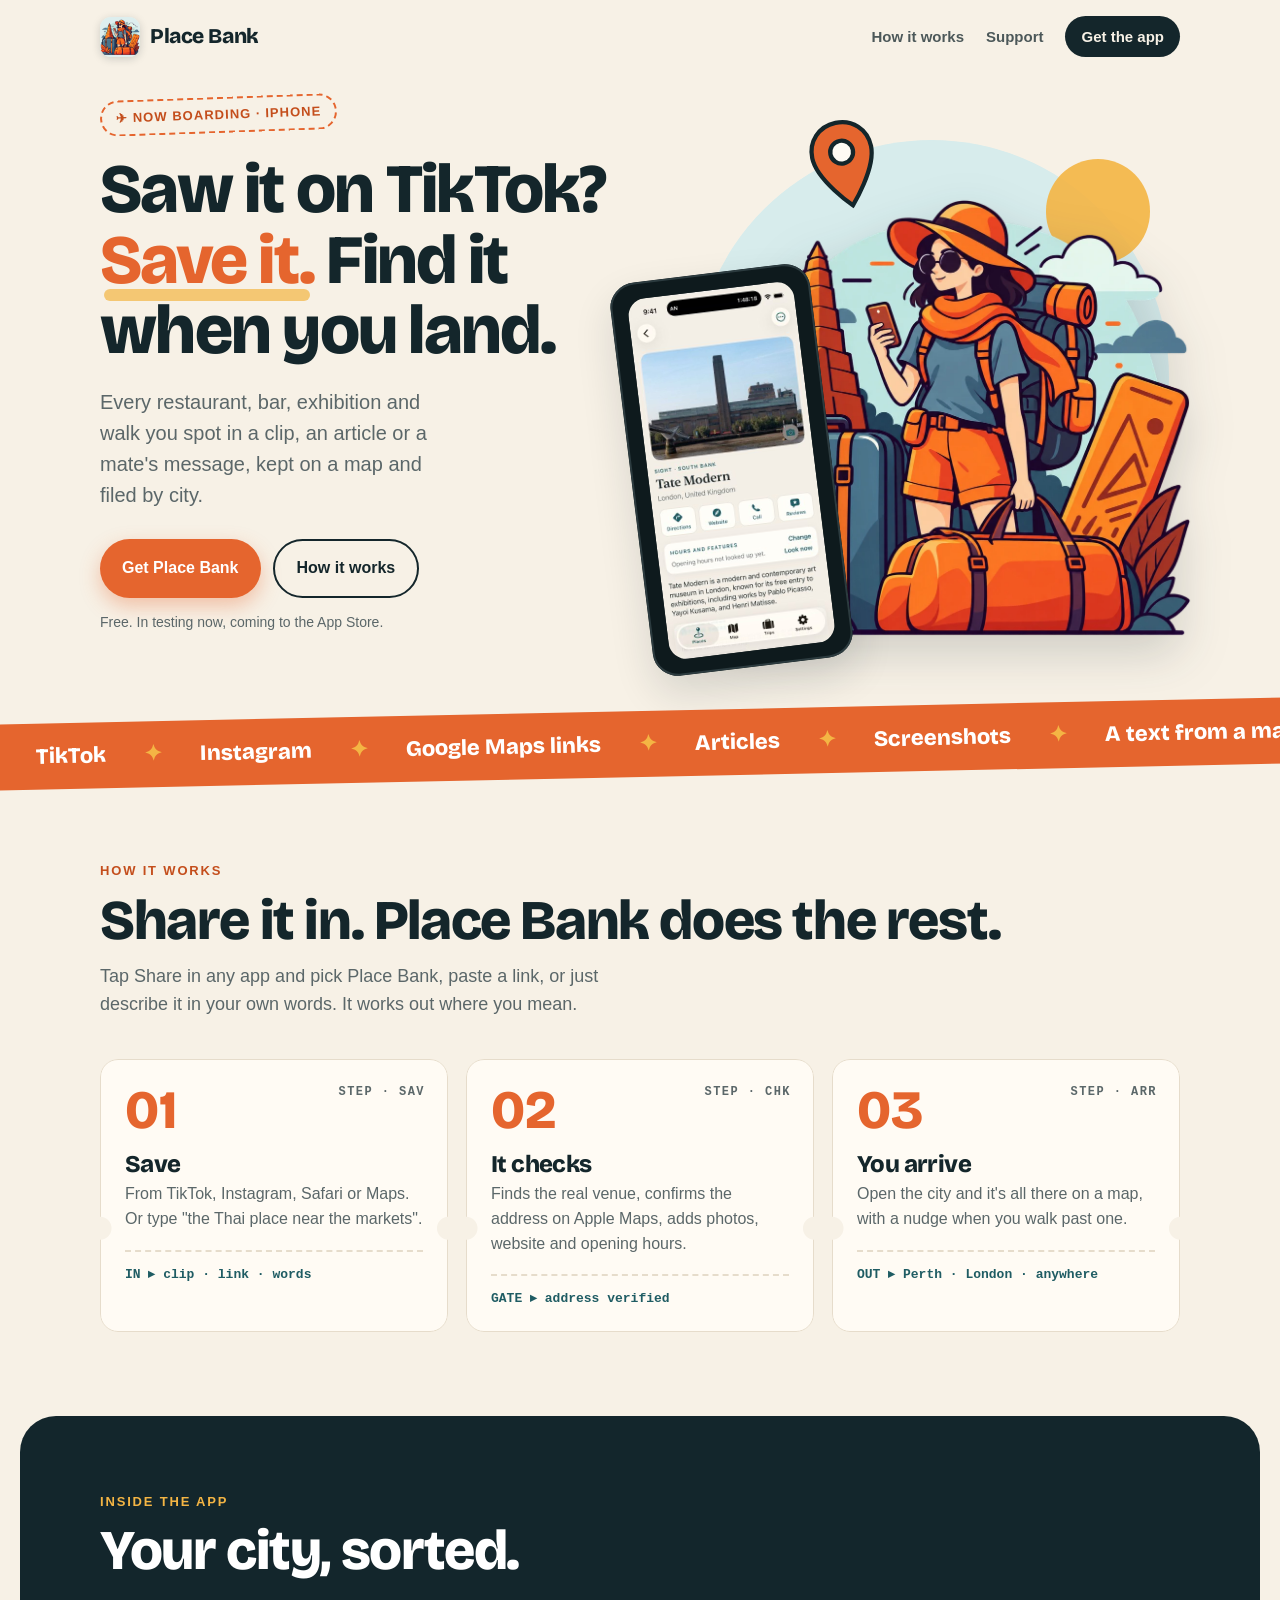
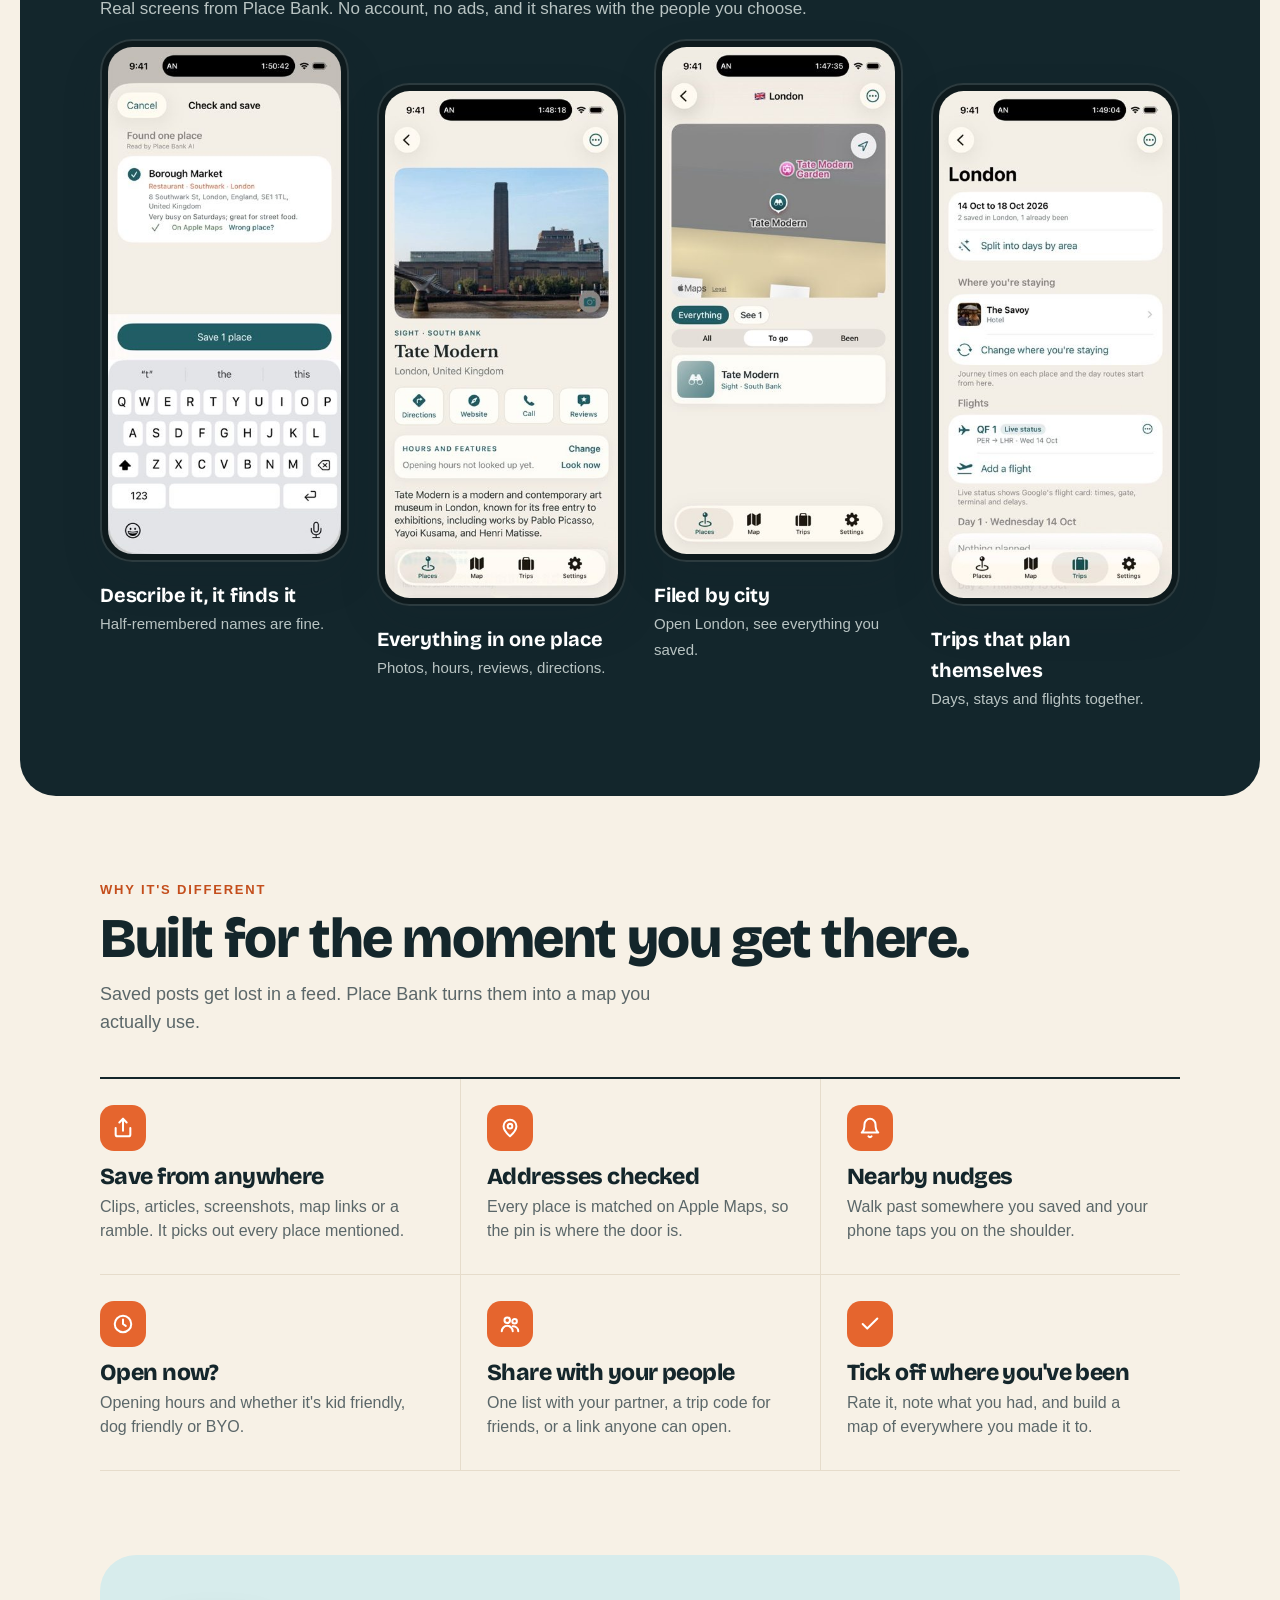
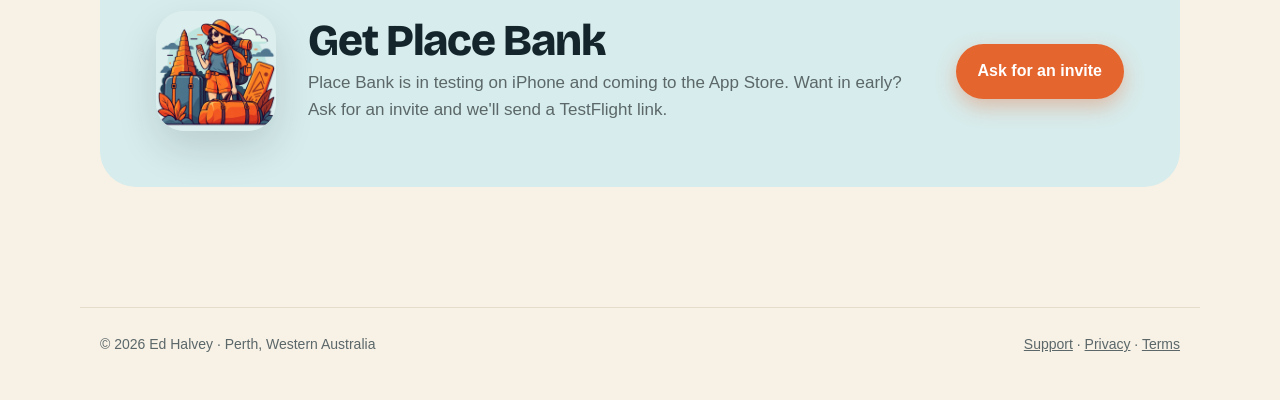
<file: index.html>
<!doctype html>
<html lang="en-AU">
<head>
<!-- Google tag (gtag.js) -->
<script async src="https://www.googletagmanager.com/gtag/js?id=G-B0KKWL1W5Q"></script>
<script>
  window.dataLayer = window.dataLayer || [];
  function gtag(){dataLayer.push(arguments);}
  gtag('js', new Date());
  gtag('config', 'G-B0KKWL1W5Q', { anonymize_ip: true });
</script>
<meta charset="utf-8">
<meta name="viewport" content="width=device-width, initial-scale=1">
<title>Place Bank · Save the places you want to go</title>
<meta name="description" content="Save restaurants, bars, exhibitions and sights from TikTok, Instagram, articles or just a name. Place Bank finds them, maps them and files them by city, so when you get there, you remember.">
<meta property="og:title" content="Place Bank">
<meta property="og:description" content="Save the places you want to go, from any clip, article or message. Find them again when you get there.">
<meta property="og:image" content="https://placebank.app/assets/og.jpg">
<meta property="og:url" content="https://placebank.app/">
<meta name="twitter:card" content="summary_large_image">
<meta name="theme-color" content="#F7F1E6">
<link rel="icon" href="/assets/favicon.png">
<link rel="apple-touch-icon" href="/assets/apple-touch-icon.png">
<link rel="preconnect" href="https://fonts.googleapis.com"><link rel="preconnect" href="https://fonts.gstatic.com" crossorigin>
<link href="https://fonts.googleapis.com/css2?family=Bricolage+Grotesque:opsz,wght@12..96,700;12..96,800&display=swap" rel="stylesheet">
<link rel="stylesheet" href="/assets/site.css">
</head>
<body>
<header class="top"><div class="wrap">
  <a class="brand" href="/"><img src="/assets/icon-512.png" alt="">Place Bank</a>
  <nav class="links"><a href="#how" class="hide-sm">How it works</a><a href="/support/" class="hide-sm">Support</a><a href="#get" class="pill">Get the app</a></nav>
</div></header>

<main>
<div class="wrap">
  <div class="hero">
    <div>
      <div class="stamp">✈ Now boarding · iPhone</div>
      <h1>Saw it on TikTok? <span class="hl">Save it.</span> Find it when you land.</h1>
      <p class="lead">Every restaurant, bar, exhibition and walk you spot in a clip, an article or a mate's message, kept on a map and filed by city.</p>
      <div class="btns">
        <a class="btn primary" href="#get">Get Place Bank</a>
        <a class="btn ghost" href="#how">How it works</a>
      </div>
      <p class="note">Free. In testing now, coming to the App Store.</p>
    </div>
    <div class="hero-art" aria-hidden="true">
      <div class="sun"></div>
      <img class="traveller" src="/assets/traveller.webp" alt="" width="1000" height="901">
      <svg class="pin" viewBox="0 0 48 64"><path d="M24 2C12 2 3 11 3 23c0 16 21 38 21 38s21-22 21-38C45 11 36 2 24 2z" fill="#E5652E" stroke="#14262B" stroke-width="3"/><circle cx="24" cy="23" r="8" fill="#FFFBF4" stroke="#14262B" stroke-width="3"/></svg>
      <div class="phone"><img src="/assets/screens/place-hours.jpg" alt="" width="368" height="800"></div>
    </div>
  </div>
</div>

<div class="strip" aria-hidden="true"><div class="track">
  <span>TikTok</span><span>Instagram</span><span>Google Maps links</span><span>Articles</span><span>Screenshots</span><span>A text from a mate</span><span>"That new pub on St Georges Tce"</span>
  <span>TikTok</span><span>Instagram</span><span>Google Maps links</span><span>Articles</span><span>Screenshots</span><span>A text from a mate</span><span>"That new pub on St Georges Tce"</span>
</div></div>

<section id="how"><div class="wrap">
  <p class="eyebrow">How it works</p>
  <h2>Share it in. Place Bank does the rest.</h2>
  <p class="sub">Tap Share in any app and pick Place Bank, paste a link, or just describe it in your own words. It works out where you mean.</p>
  <div class="tickets">
    <div class="ticket"><span class="code">STEP · SAV</span><div class="no">01</div><h3>Save</h3><p>From TikTok, Instagram, Safari or Maps. Or type "the Thai place near the markets".</p><div class="tear">IN ▸ clip · link · words</div></div>
    <div class="ticket"><span class="code">STEP · CHK</span><div class="no">02</div><h3>It checks</h3><p>Finds the real venue, confirms the address on Apple Maps, adds photos, website and opening hours.</p><div class="tear">GATE ▸ address verified</div></div>
    <div class="ticket"><span class="code">STEP · ARR</span><div class="no">03</div><h3>You arrive</h3><p>Open the city and it's all there on a map, with a nudge when you walk past one.</p><div class="tear">OUT ▸ Perth · London · anywhere</div></div>
  </div>
</div></section>

<div class="screens"><div class="wrap">
  <p class="eyebrow">Inside the app</p>
  <h2>Your city, sorted.</h2>
  <p class="sub">Real screens from Place Bank. No account, no ads, and it shares with the people you choose.</p>
  <div class="phones">
    <figure><div class="phone"><img src="/assets/screens/describe.jpg" alt="Place Bank checking a place it found from a description" loading="lazy" width="368" height="800"></div><figcaption><b>Describe it, it finds it</b><span>Half-remembered names are fine.</span></figcaption></figure>
    <figure><div class="phone"><img src="/assets/screens/place-hours.jpg" alt="A place page with photo, directions, website and hours" loading="lazy" width="368" height="800"></div><figcaption><b>Everything in one place</b><span>Photos, hours, reviews, directions.</span></figcaption></figure>
    <figure><div class="phone"><img src="/assets/screens/city.jpg" alt="A city page listing saved places" loading="lazy" width="368" height="800"></div><figcaption><b>Filed by city</b><span>Open London, see everything you saved.</span></figcaption></figure>
    <figure><div class="phone"><img src="/assets/screens/trip-flight.jpg" alt="A trip with dates, stay and flight" loading="lazy" width="368" height="800"></div><figcaption><b>Trips that plan themselves</b><span>Days, stays and flights together.</span></figcaption></figure>
  </div>
</div></div>

<section><div class="wrap">
  <p class="eyebrow">Why it's different</p>
  <h2>Built for the moment you get there.</h2>
  <p class="sub">Saved posts get lost in a feed. Place Bank turns them into a map you actually use.</p>
  <div class="grid">
    <div class="card"><div class="icon"><svg viewBox="0 0 24 24" fill="none" stroke="currentColor" stroke-width="2.2" stroke-linecap="round" stroke-linejoin="round"><path d="M4 12v7a2 2 0 0 0 2 2h12a2 2 0 0 0 2-2v-7"/><path d="M16 6l-4-4-4 4"/><path d="M12 2v13"/></svg></div>
      <h3>Save from anywhere</h3><p>Clips, articles, screenshots, map links or a ramble. It picks out every place mentioned.</p></div>
    <div class="card"><div class="icon"><svg viewBox="0 0 24 24" fill="none" stroke="currentColor" stroke-width="2.2" stroke-linecap="round" stroke-linejoin="round"><path d="M12 21s-7-6.2-7-11a7 7 0 0 1 14 0c0 4.8-7 11-7 11z"/><circle cx="12" cy="10" r="2.5"/></svg></div>
      <h3>Addresses checked</h3><p>Every place is matched on Apple Maps, so the pin is where the door is.</p></div>
    <div class="card"><div class="icon"><svg viewBox="0 0 24 24" fill="none" stroke="currentColor" stroke-width="2.2" stroke-linecap="round" stroke-linejoin="round"><path d="M18 8A6 6 0 0 0 6 8c0 7-3 9-3 9h18s-3-2-3-9"/><path d="M13.7 21a2 2 0 0 1-3.4 0"/></svg></div>
      <h3>Nearby nudges</h3><p>Walk past somewhere you saved and your phone taps you on the shoulder.</p></div>
    <div class="card"><div class="icon"><svg viewBox="0 0 24 24" fill="none" stroke="currentColor" stroke-width="2.2" stroke-linecap="round" stroke-linejoin="round"><circle cx="12" cy="12" r="9"/><path d="M12 7v5l3 2"/></svg></div>
      <h3>Open now?</h3><p>Opening hours and whether it's kid friendly, dog friendly or BYO.</p></div>
    <div class="card"><div class="icon"><svg viewBox="0 0 24 24" fill="none" stroke="currentColor" stroke-width="2.2" stroke-linecap="round" stroke-linejoin="round"><circle cx="9" cy="8" r="3"/><circle cx="17" cy="9" r="2.5"/><path d="M3 20c0-3.3 2.7-6 6-6s6 2.7 6 6"/><path d="M15 14.5c2.8 0 6 1.7 6 5.5"/></svg></div>
      <h3>Share with your people</h3><p>One list with your partner, a trip code for friends, or a link anyone can open.</p></div>
    <div class="card"><div class="icon"><svg viewBox="0 0 24 24" fill="none" stroke="currentColor" stroke-width="2.2" stroke-linecap="round" stroke-linejoin="round"><path d="M20 6L9 17l-5-5"/></svg></div>
      <h3>Tick off where you've been</h3><p>Rate it, note what you had, and build a map of everywhere you made it to.</p></div>
  </div>
</div></section>

<section id="get" style="padding-top:0"><div class="wrap">
  <div class="cta">
    <img src="/assets/icon-512.png" alt="Place Bank app icon">
    <div><h2>Get Place Bank</h2><p>Place Bank is in testing on iPhone and coming to the App Store. Want in early? Ask for an invite and we'll send a TestFlight link.</p></div>
    <a class="btn primary" href="/support/#get">Ask for an invite</a>
  </div>
</div></section>
</main>

<footer><div class="wrap">
  <span>© 2026 Ed Halvey · Perth, Western Australia</span>
  <span><a href="/support/">Support</a> · <a href="/privacy/">Privacy</a> · <a href="/terms/">Terms</a></span>
</div></footer>
</body>
</html>
</file>
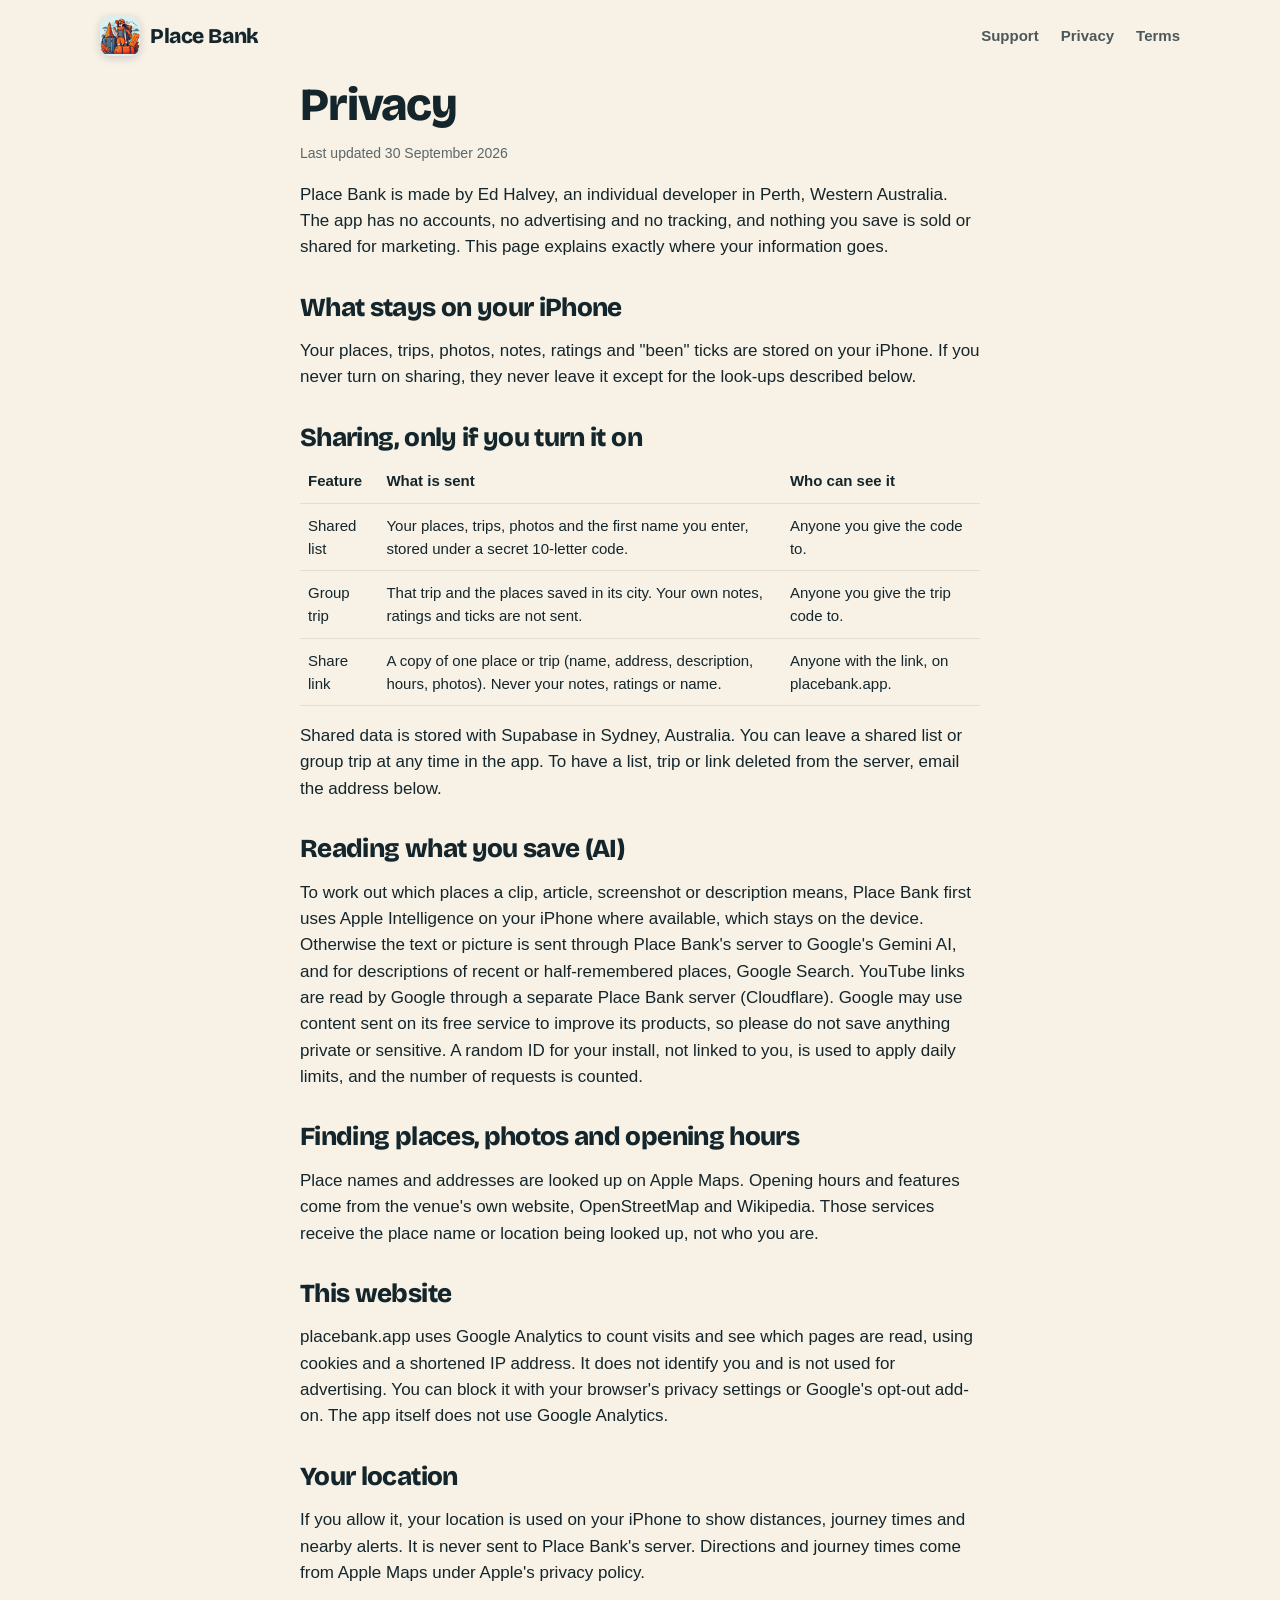
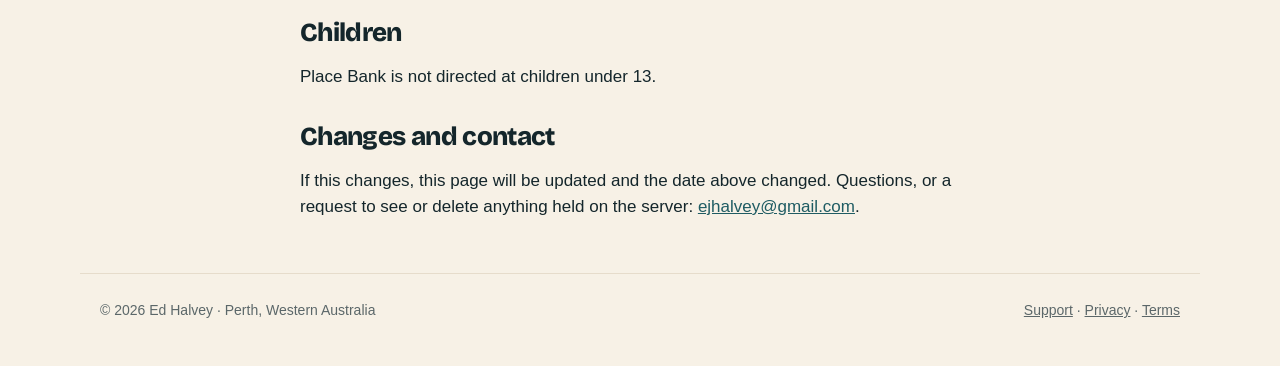
<file: privacy/index.html>
<!doctype html>
<html lang="en-AU">
<head>
<!-- Google tag (gtag.js) -->
<script async src="https://www.googletagmanager.com/gtag/js?id=G-B0KKWL1W5Q"></script>
<script>
  window.dataLayer = window.dataLayer || [];
  function gtag(){dataLayer.push(arguments);}
  gtag('js', new Date());
  gtag('config', 'G-B0KKWL1W5Q', { anonymize_ip: true });
</script>
<meta charset="utf-8">
<meta name="viewport" content="width=device-width, initial-scale=1">
<title>Privacy · Place Bank</title>
<meta name="description" content="How Place Bank handles your information.">
<link rel="icon" href="/assets/favicon.png">
<link rel="apple-touch-icon" href="/assets/apple-touch-icon.png">
<link rel="preconnect" href="https://fonts.googleapis.com"><link rel="preconnect" href="https://fonts.gstatic.com" crossorigin>
<link href="https://fonts.googleapis.com/css2?family=Bricolage+Grotesque:opsz,wght@12..96,700;12..96,800&display=swap" rel="stylesheet">
<link rel="stylesheet" href="/assets/site.css">
</head>
<body>
<header class="top"><div class="wrap">
  <a class="brand" href="/"><img src="/assets/icon-512.png" alt="">Place Bank</a>
  <nav class="links"><a href="/support/">Support</a><a href="/privacy/">Privacy</a><a href="/terms/" class="hide-sm">Terms</a></nav>
</div></header>
<main class="wrap narrow doc">
<h1>Privacy</h1>
<p class="updated">Last updated 30 September 2026</p>
<p>Place Bank is made by Ed Halvey, an individual developer in Perth, Western Australia. The app has no accounts, no advertising and no tracking, and nothing you save is sold or shared for marketing. This page explains exactly where your information goes.</p>

<h2>What stays on your iPhone</h2>
<p>Your places, trips, photos, notes, ratings and "been" ticks are stored on your iPhone. If you never turn on sharing, they never leave it except for the look-ups described below.</p>

<h2>Sharing, only if you turn it on</h2>
<table>
<tr><th>Feature</th><th>What is sent</th><th>Who can see it</th></tr>
<tr><td>Shared list</td><td>Your places, trips, photos and the first name you enter, stored under a secret 10-letter code.</td><td>Anyone you give the code to.</td></tr>
<tr><td>Group trip</td><td>That trip and the places saved in its city. Your own notes, ratings and ticks are not sent.</td><td>Anyone you give the trip code to.</td></tr>
<tr><td>Share link</td><td>A copy of one place or trip (name, address, description, hours, photos). Never your notes, ratings or name.</td><td>Anyone with the link, on placebank.app.</td></tr>
</table>
<p>Shared data is stored with Supabase in Sydney, Australia. You can leave a shared list or group trip at any time in the app. To have a list, trip or link deleted from the server, email the address below.</p>

<h2>Reading what you save (AI)</h2>
<p>To work out which places a clip, article, screenshot or description means, Place Bank first uses Apple Intelligence on your iPhone where available, which stays on the device. Otherwise the text or picture is sent through Place Bank's server to Google's Gemini AI, and for descriptions of recent or half-remembered places, Google Search. YouTube links are read by Google through a separate Place Bank server (Cloudflare). Google may use content sent on its free service to improve its products, so please do not save anything private or sensitive. A random ID for your install, not linked to you, is used to apply daily limits, and the number of requests is counted.</p>

<h2>Finding places, photos and opening hours</h2>
<p>Place names and addresses are looked up on Apple Maps. Opening hours and features come from the venue's own website, OpenStreetMap and Wikipedia. Those services receive the place name or location being looked up, not who you are.</p>

<h2>This website</h2>
<p>placebank.app uses Google Analytics to count visits and see which pages are read, using cookies and a shortened IP address. It does not identify you and is not used for advertising. You can block it with your browser's privacy settings or Google's opt-out add-on. The app itself does not use Google Analytics.</p>

<h2>Your location</h2>
<p>If you allow it, your location is used on your iPhone to show distances, journey times and nearby alerts. It is never sent to Place Bank's server. Directions and journey times come from Apple Maps under Apple's privacy policy.</p>

<h2>Children</h2>
<p>Place Bank is not directed at children under 13.</p>

<h2>Changes and contact</h2>
<p>If this changes, this page will be updated and the date above changed. Questions, or a request to see or delete anything held on the server: <a href="mailto:ejhalvey@gmail.com?subject=Place%20Bank%20privacy">ejhalvey@gmail.com</a>.</p>

</main>
<footer><div class="wrap">
  <span>© 2026 Ed Halvey · Perth, Western Australia</span>
  <span><a href="/support/">Support</a> · <a href="/privacy/">Privacy</a> · <a href="/terms/">Terms</a></span>
</div></footer>
</body>
</html>
</file>
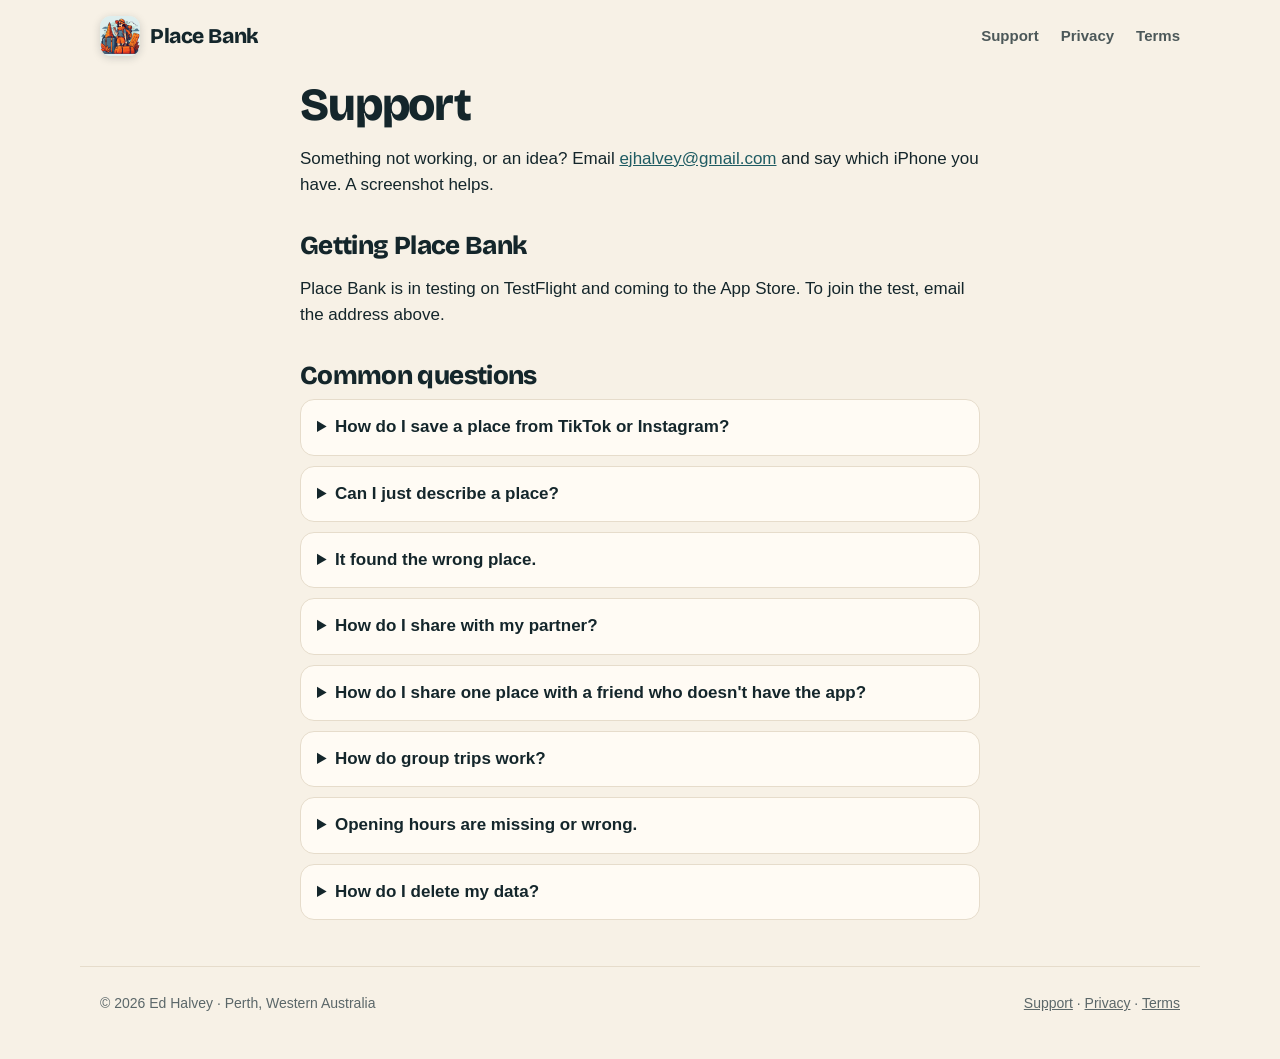
<file: support/index.html>
<!doctype html>
<html lang="en-AU">
<head>
<!-- Google tag (gtag.js) -->
<script async src="https://www.googletagmanager.com/gtag/js?id=G-B0KKWL1W5Q"></script>
<script>
  window.dataLayer = window.dataLayer || [];
  function gtag(){dataLayer.push(arguments);}
  gtag('js', new Date());
  gtag('config', 'G-B0KKWL1W5Q', { anonymize_ip: true });
</script>
<meta charset="utf-8">
<meta name="viewport" content="width=device-width, initial-scale=1">
<title>Support · Place Bank</title>
<meta name="description" content="Help with Place Bank.">
<link rel="icon" href="/assets/favicon.png">
<link rel="apple-touch-icon" href="/assets/apple-touch-icon.png">
<link rel="preconnect" href="https://fonts.googleapis.com"><link rel="preconnect" href="https://fonts.gstatic.com" crossorigin>
<link href="https://fonts.googleapis.com/css2?family=Bricolage+Grotesque:opsz,wght@12..96,700;12..96,800&display=swap" rel="stylesheet">
<link rel="stylesheet" href="/assets/site.css">
</head>
<body>
<header class="top"><div class="wrap">
  <a class="brand" href="/"><img src="/assets/icon-512.png" alt="">Place Bank</a>
  <nav class="links"><a href="/support/">Support</a><a href="/privacy/">Privacy</a><a href="/terms/" class="hide-sm">Terms</a></nav>
</div></header>
<main class="wrap narrow doc">
<h1>Support</h1>
<p>Something not working, or an idea? Email <a href="mailto:ejhalvey@gmail.com?subject=Place%20Bank%20support">ejhalvey@gmail.com</a> and say which iPhone you have. A screenshot helps.</p>
<h2 id="get">Getting Place Bank</h2>
<p>Place Bank is in testing on TestFlight and coming to the App Store. To join the test, email the address above.</p>
<h2>Common questions</h2>
<details><summary>How do I save a place from TikTok or Instagram?</summary><p>Tap Share on the post, then Place Bank (scroll the app row, or tap More the first time). It saves and opens Place Bank, which reads the caption and finds each place.</p></details>
<details><summary>Can I just describe a place?</summary><p>Yes. Tap +, and type or dictate what you remember, for example "that new British pub on St Georges Terrace". It searches the web and Apple Maps and shows its best match for you to check before saving.</p></details>
<details><summary>It found the wrong place.</summary><p>On the check screen tap "Wrong place?" to pick another result, or on a saved place tap the ⋯ menu, then "Wrong address? Check it".</p></details>
<details><summary>How do I share with my partner?</summary><p>Settings, Shared list, Start a shared list, then Invite. On their phone: Settings, Shared list, Join with a code, Paste.</p></details>
<details><summary>How do I share one place with a friend who doesn't have the app?</summary><p>Open the place, tap ⋯ then "Send to someone". They get a link that opens on the web with the map, photos and opening hours.</p></details>
<details><summary>How do group trips work?</summary><p>Open the trip, tap ⋯, "Share with friends", and send the code. Friends join from Trips, +, "Join a friend's trip". Everyone sees the plan and the places saved in that city; your own notes and ratings stay private.</p></details>
<details><summary>Opening hours are missing or wrong.</summary><p>Hours come from the venue's website, OpenStreetMap and the web, and some places publish none. Tap "Change" on the Hours card to set them yourself; your hours are never overwritten.</p></details>
<details><summary>How do I delete my data?</summary><p>Deleting the app removes everything stored on your iPhone. For anything on the server (a shared list, group trip or link), email the address above.</p></details>

</main>
<footer><div class="wrap">
  <span>© 2026 Ed Halvey · Perth, Western Australia</span>
  <span><a href="/support/">Support</a> · <a href="/privacy/">Privacy</a> · <a href="/terms/">Terms</a></span>
</div></footer>
</body>
</html>
</file>
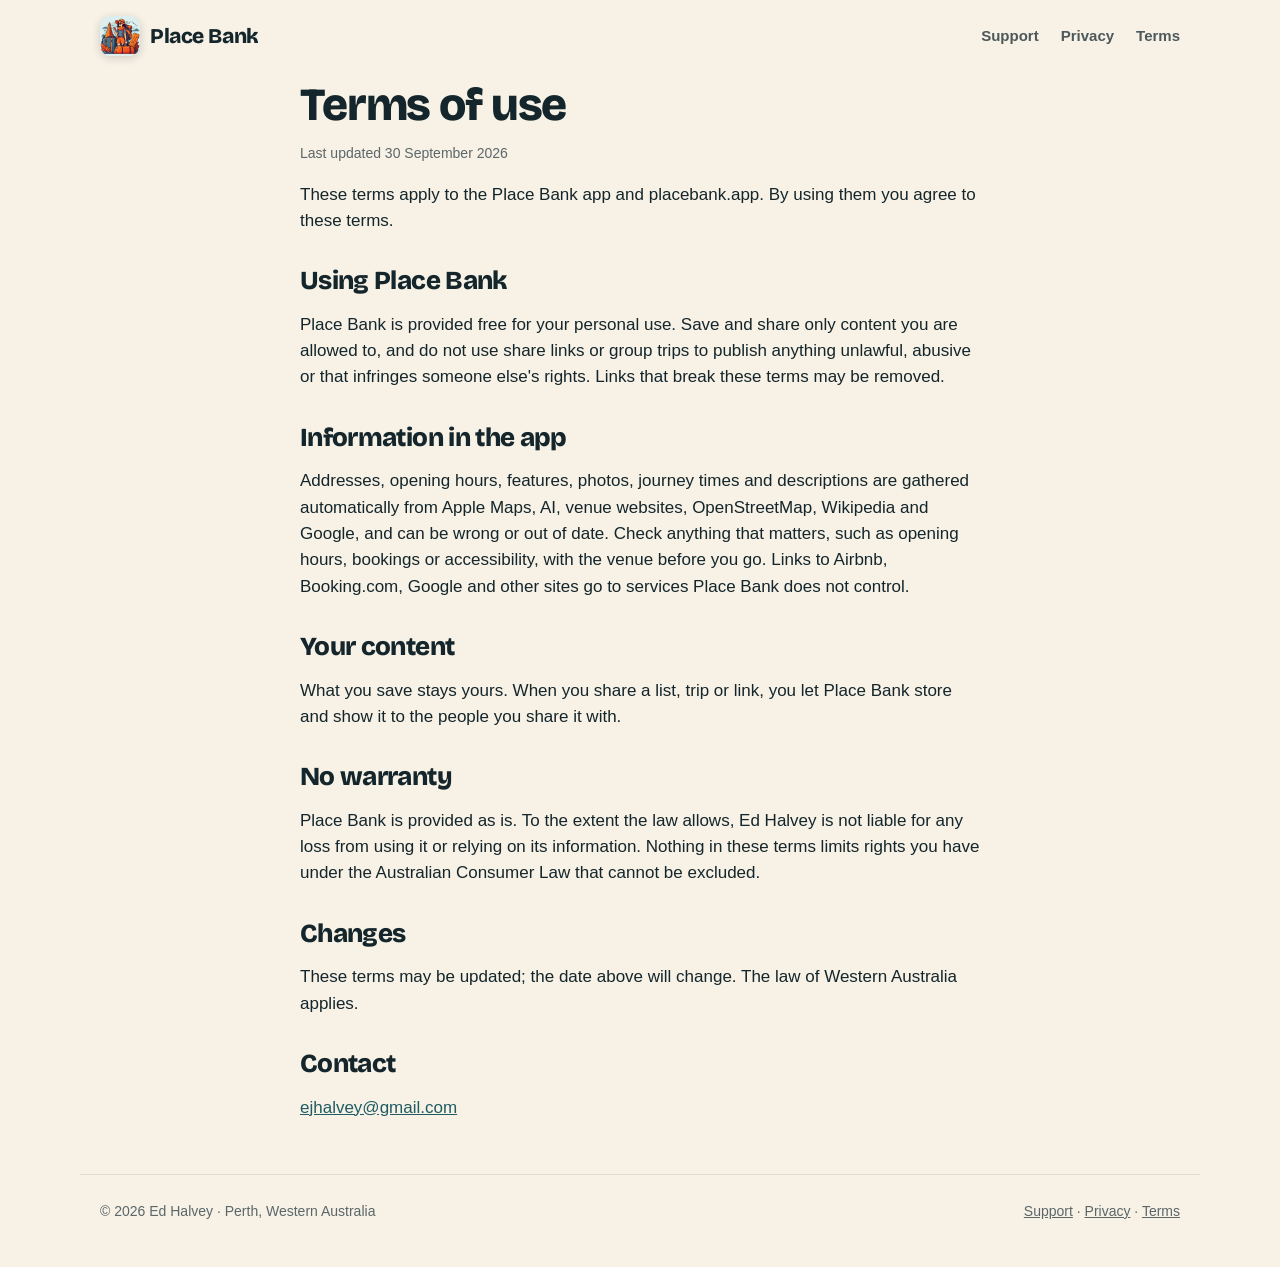
<file: terms/index.html>
<!doctype html>
<html lang="en-AU">
<head>
<!-- Google tag (gtag.js) -->
<script async src="https://www.googletagmanager.com/gtag/js?id=G-B0KKWL1W5Q"></script>
<script>
  window.dataLayer = window.dataLayer || [];
  function gtag(){dataLayer.push(arguments);}
  gtag('js', new Date());
  gtag('config', 'G-B0KKWL1W5Q', { anonymize_ip: true });
</script>
<meta charset="utf-8">
<meta name="viewport" content="width=device-width, initial-scale=1">
<title>Terms · Place Bank</title>
<meta name="description" content="Terms of use for Place Bank.">
<link rel="icon" href="/assets/favicon.png">
<link rel="apple-touch-icon" href="/assets/apple-touch-icon.png">
<link rel="preconnect" href="https://fonts.googleapis.com"><link rel="preconnect" href="https://fonts.gstatic.com" crossorigin>
<link href="https://fonts.googleapis.com/css2?family=Bricolage+Grotesque:opsz,wght@12..96,700;12..96,800&display=swap" rel="stylesheet">
<link rel="stylesheet" href="/assets/site.css">
</head>
<body>
<header class="top"><div class="wrap">
  <a class="brand" href="/"><img src="/assets/icon-512.png" alt="">Place Bank</a>
  <nav class="links"><a href="/support/">Support</a><a href="/privacy/">Privacy</a><a href="/terms/" class="hide-sm">Terms</a></nav>
</div></header>
<main class="wrap narrow doc">
<h1>Terms of use</h1>
<p class="updated">Last updated 30 September 2026</p>
<p>These terms apply to the Place Bank app and placebank.app. By using them you agree to these terms.</p>
<h2>Using Place Bank</h2>
<p>Place Bank is provided free for your personal use. Save and share only content you are allowed to, and do not use share links or group trips to publish anything unlawful, abusive or that infringes someone else's rights. Links that break these terms may be removed.</p>
<h2>Information in the app</h2>
<p>Addresses, opening hours, features, photos, journey times and descriptions are gathered automatically from Apple Maps, AI, venue websites, OpenStreetMap, Wikipedia and Google, and can be wrong or out of date. Check anything that matters, such as opening hours, bookings or accessibility, with the venue before you go. Links to Airbnb, Booking.com, Google and other sites go to services Place Bank does not control.</p>
<h2>Your content</h2>
<p>What you save stays yours. When you share a list, trip or link, you let Place Bank store and show it to the people you share it with.</p>
<h2>No warranty</h2>
<p>Place Bank is provided as is. To the extent the law allows, Ed Halvey is not liable for any loss from using it or relying on its information. Nothing in these terms limits rights you have under the Australian Consumer Law that cannot be excluded.</p>
<h2>Changes</h2>
<p>These terms may be updated; the date above will change. The law of Western Australia applies.</p>
<h2>Contact</h2>
<p><a href="mailto:ejhalvey@gmail.com?subject=Place%20Bank">ejhalvey@gmail.com</a></p>

</main>
<footer><div class="wrap">
  <span>© 2026 Ed Halvey · Perth, Western Australia</span>
  <span><a href="/support/">Support</a> · <a href="/privacy/">Privacy</a> · <a href="/terms/">Terms</a></span>
</div></footer>
</body>
</html>
</file>
<file: assets/site.css>
:root {
  --paper: #F7F1E6;
  --card: #FFFBF4;
  --ink: #14262B;
  --muted: #5B6769;
  --line: #E6DCCB;
  --accent: #1F5C63;
  --orange: #E5652E;
  --orange-deep: #C44E1C;
  --sun: #F4B544;
  --sky: #D7ECEC;
  --sage: #3E7D5A;
  --coral: #C4452C;
  --night: #13262C;
  --shadow: 0 18px 40px rgba(20, 38, 43, .14);
}
@media (prefers-color-scheme: dark) {
  :root:not([data-theme="light"]) {
    --paper: #121B1D; --card: #1B2629; --ink: #F1EADF; --muted: #A9B3B2; --line: #2B3739;
    --accent: #7FC3C8; --orange: #F07A45; --orange-deep: #F58E5C; --sky: #1E3134; --sage: #7CC39A; --coral: #F0846C;
    --night: #0C1416; --shadow: 0 18px 40px rgba(0, 0, 0, .45);
  }
}
* { box-sizing: border-box; }
html { -webkit-text-size-adjust: 100%; scroll-behavior: smooth; }
body {
  margin: 0; background: var(--paper); color: var(--ink);
  font: 17px/1.55 -apple-system, BlinkMacSystemFont, "Segoe UI", Roboto, Helvetica, Arial, sans-serif;
  overflow-x: hidden;
}
h1, h2, h3, .serif, .display { font-family: "Bricolage Grotesque", -apple-system, "Segoe UI", sans-serif; font-weight: 800; letter-spacing: -.025em; line-height: 1.02; }
a { color: var(--accent); }
img { max-width: 100%; height: auto; display: block; }
.wrap { max-width: 1120px; margin: 0 auto; padding: 0 20px; }
.narrow { max-width: 720px; }

/* Header */
header.top { padding: 16px 0; position: relative; z-index: 3; }
header.top .wrap { display: flex; align-items: center; justify-content: space-between; gap: 12px; }
.brand { display: flex; align-items: center; gap: 10px; text-decoration: none; color: var(--ink); font-family: "Bricolage Grotesque", sans-serif; font-weight: 800; font-size: 21px; letter-spacing: -.02em; }
.brand img { width: 40px; height: 40px; border-radius: 11px; box-shadow: 0 2px 8px rgba(20,38,43,.18); }
nav.links { display: flex; align-items: center; }
nav.links a { color: var(--ink); text-decoration: none; margin-left: 22px; font-size: 15px; font-weight: 600; opacity: .75; }
nav.links a:hover { opacity: 1; }
nav.links a.pill { opacity: 1; background: var(--ink); color: var(--paper); padding: 9px 16px; border-radius: 999px; }

/* Buttons */
.btns { display: flex; flex-wrap: wrap; gap: 12px; }
.btn { display: inline-flex; align-items: center; gap: 8px; padding: 15px 22px; border-radius: 999px; font-weight: 700; text-decoration: none; font-size: 16px; transition: transform .15s ease; }
.btn:hover { transform: translateY(-2px); }
.btn.primary { background: var(--orange); color: #fff; box-shadow: 0 8px 20px rgba(229,101,46,.35); }
.btn.ghost { border: 2px solid var(--ink); color: var(--ink); background: transparent; }
.note { font-size: 14px; color: var(--muted); margin-top: 14px; }

/* Hero */
.hero { display: grid; grid-template-columns: 1fr 1fr; gap: 24px; align-items: center; padding: 24px 0 64px; }
.stamp { display: inline-flex; align-items: center; gap: 8px; border: 2px dashed var(--orange); color: var(--orange-deep); border-radius: 999px; padding: 6px 14px; font-size: 13px; font-weight: 800; letter-spacing: .08em; text-transform: uppercase; transform: rotate(-2deg); margin-bottom: 22px; }
.hero h1 { font-size: clamp(42px, 5.4vw, 70px); margin: 0 0 20px; }
.hero h1 .hl { color: var(--orange); position: relative; white-space: nowrap; }
.hero h1 .hl::after { content: ""; position: absolute; left: 2%; right: 2%; bottom: .02em; height: .16em; background: var(--sun); border-radius: 99px; z-index: -1; opacity: .7; }
.hero p.lead { font-size: 20px; color: var(--muted); margin: 0 0 28px; max-width: 32ch; }
.hero-art { position: relative; aspect-ratio: 1 / 1; }
.hero-art .sun { position: absolute; inset: 6% 2% 4% 8%; background: var(--sky); border-radius: 50%; }
.hero-art .sun::before { content: ""; position: absolute; width: 22%; aspect-ratio: 1; right: 4%; top: 4%; background: var(--sun); border-radius: 50%; opacity: .9; }
.hero-art .traveller { position: absolute; right: -2%; bottom: 0; width: 92%; filter: drop-shadow(0 18px 24px rgba(20,38,43,.18)); }
.hero-art .phone { position: absolute; left: -4%; bottom: -6%; width: 38%; transform: rotate(-7deg); }
.hero-art .pin { position: absolute; left: 30%; top: 2%; width: 13%; transform: rotate(-12deg); }

/* Phone mockup */
.phone { background: #0E1A1D; border-radius: 13% / 6.2%; padding: 3.2%; box-shadow: var(--shadow), inset 0 0 0 2px #2c3b3f; }
.phone img { border-radius: 10.5% / 4.9%; width: 100%; aspect-ratio: 368 / 800; object-fit: cover; }

/* Sources strip */
.strip { background: var(--orange); color: #fff; overflow: hidden; transform: rotate(-1.2deg); margin: 0 -20px; }
.strip .track { display: flex; gap: 38px; padding: 16px 0; white-space: nowrap; width: max-content; animation: slide 38s linear infinite; font-family: "Bricolage Grotesque", sans-serif; font-weight: 800; font-size: 22px; }
.strip .track span::before { content: "✦"; margin-right: 38px; color: var(--sun); }
@keyframes slide { to { transform: translateX(-50%); } }
@media (prefers-reduced-motion: reduce) { .strip .track { animation: none; } }

/* Sections */
section { padding: 84px 0; }
.eyebrow { font-size: 13px; font-weight: 800; letter-spacing: .14em; text-transform: uppercase; color: var(--orange-deep); margin: 0 0 10px; }
section h2 { font-size: clamp(34px, 5vw, 56px); margin: 0 0 14px; }
section p.sub { color: var(--muted); margin: 0 0 40px; max-width: 56ch; font-size: 18px; }

/* Boarding-pass steps */
.tickets { display: grid; grid-template-columns: repeat(3, 1fr); gap: 18px; }
.ticket { position: relative; background: var(--card); border-radius: 18px; padding: 24px 24px 22px; border: 1.5px solid var(--line);
  -webkit-mask: radial-gradient(circle 12px at 0 62%, transparent 11px, #000 12px) left / 51% 100% no-repeat, radial-gradient(circle 12px at 100% 62%, transparent 11px, #000 12px) right / 51% 100% no-repeat;
          mask: radial-gradient(circle 12px at 0 62%, transparent 11px, #000 12px) left / 51% 100% no-repeat, radial-gradient(circle 12px at 100% 62%, transparent 11px, #000 12px) right / 51% 100% no-repeat; }
.ticket .no { font-family: "Bricolage Grotesque", sans-serif; font-weight: 800; font-size: 54px; line-height: 1; color: var(--orange); }
.ticket .code { position: absolute; right: 22px; top: 26px; font: 700 12px/1 ui-monospace, Menlo, monospace; letter-spacing: .12em; color: var(--muted); }
.ticket h3 { font-size: 24px; margin: 14px 0 6px; }
.ticket p { margin: 0 0 18px; color: var(--muted); font-size: 16px; }
.ticket .tear { border-top: 2px dashed var(--line); padding-top: 14px; font: 600 13px/1.4 ui-monospace, Menlo, monospace; color: var(--accent); }

/* Screens */
.screens { background: var(--night); color: #F1EADF; border-radius: 36px; margin: 0 20px; padding: 76px 0 84px; }
.screens h2 { color: #fff; font-size: clamp(34px, 5vw, 56px); margin: 0 0 14px; }
.screens p.sub { color: #B9C4C3; }
.screens .eyebrow { color: var(--sun); }
.phones { display: grid; grid-template-columns: repeat(4, 1fr); gap: 28px; align-items: start; }
.phones figure { margin: 0; }
.phones figure:nth-child(even) { margin-top: 44px; }
.phones figcaption { margin-top: 18px; }
.phones figcaption b { display: block; font-family: "Bricolage Grotesque", sans-serif; font-size: 20px; color: #fff; letter-spacing: -.01em; }
.phones figcaption span { color: #B9C4C3; font-size: 15px; }

/* Features */
.grid { display: grid; grid-template-columns: repeat(3, 1fr); gap: 0; border-top: 2px solid var(--ink); }
.card { padding: 26px 26px 30px 0; border-bottom: 1.5px solid var(--line); }
.grid .card:not(:nth-child(3n+1)) { padding-left: 26px; border-left: 1.5px solid var(--line); }
.card h3 { font-size: 23px; margin: 14px 0 6px; }
.card p { margin: 0; color: var(--muted); font-size: 16px; }
.icon { width: 46px; height: 46px; border-radius: 14px; display: grid; place-items: center; background: var(--orange); color: #fff; }
.icon svg { width: 22px; height: 22px; }

/* CTA */
.cta { background: var(--sky); border-radius: 36px; padding: 56px; display: grid; grid-template-columns: auto 1fr auto; gap: 32px; align-items: center; }
.cta img { width: 120px; height: 120px; border-radius: 28px; box-shadow: var(--shadow); }
.cta h2 { margin: 0 0 6px; font-size: clamp(30px, 4vw, 44px); }
.cta p { margin: 0; color: var(--muted); }

.flow { font-family: ui-monospace, SFMono-Regular, Menlo, monospace; font-size: 14px; background: var(--card); border: 1px solid var(--line); border-radius: 18px; padding: 18px; overflow-x: auto; white-space: pre; line-height: 1.5; }

footer { padding: 36px 0 44px; color: var(--muted); font-size: 14px; }
footer .wrap { display: flex; flex-wrap: wrap; gap: 14px 24px; justify-content: space-between; border-top: 1.5px solid var(--line); padding-top: 26px; }
footer a { color: var(--muted); }

/* Documents */
.doc h1 { font-size: 46px; margin: 10px 0 6px; }
.doc h2 { font-size: 26px; margin: 34px 0 8px; }
.doc p, .doc li { color: var(--ink); }
.doc .updated { color: var(--muted); font-size: 14px; }
.doc table { border-collapse: collapse; width: 100%; font-size: 15px; }
.doc th, .doc td { text-align: left; padding: 10px 8px; border-bottom: 1px solid var(--line); vertical-align: top; }
details { background: var(--card); border: 1.5px solid var(--line); border-radius: 14px; padding: 14px 16px; margin: 10px 0; }
summary { font-weight: 700; cursor: pointer; }

/* Share viewer */
.share { padding-top: 10px; padding-bottom: 40px; }
.share .photo { width: 100%; aspect-ratio: 4 / 3; object-fit: cover; border-radius: 24px; background: var(--sky); }
.share .kind { text-transform: uppercase; letter-spacing: .12em; font-size: 13px; font-weight: 800; color: var(--orange-deep); margin-top: 18px; }
.share h1 { font-size: clamp(34px, 6vw, 52px); margin: 4px 0; }
.share .where { color: var(--muted); margin: 0 0 14px; }
.chips { display: flex; flex-wrap: wrap; gap: 8px; margin: 12px 0; }
.chip { background: var(--sky); color: var(--accent); border-radius: 999px; padding: 5px 12px; font-size: 14px; font-weight: 700; }
.open { font-weight: 700; }
.open.yes { color: var(--sage); } .open.no { color: var(--coral); }
.map { height: 280px; border-radius: 20px; overflow: hidden; border: 1px solid var(--line); margin: 16px 0; z-index: 0; }
.why { background: var(--sky); border-radius: 16px; padding: 14px 16px; margin: 14px 0; }
.why b { display: block; font-size: 12px; letter-spacing: .12em; text-transform: uppercase; color: var(--accent); margin-bottom: 4px; }
.hours { width: 100%; border-collapse: collapse; font-size: 15px; }
.hours td { padding: 4px 0; } .hours tr.today td { font-weight: 700; }
.place-row { display: grid; grid-template-columns: 76px 1fr; gap: 12px; align-items: center; padding: 10px; border-radius: 16px; background: var(--card); border: 1px solid var(--line); margin: 8px 0; text-decoration: none; color: var(--ink); }
.place-row img, .place-row .ph { width: 76px; height: 76px; border-radius: 12px; object-fit: cover; background: var(--sky); }
.place-row small { color: var(--muted); display: block; }
.get { margin-top: 26px; text-align: center; }
.get img { width: 72px; height: 72px; border-radius: 18px; margin: 0 auto 8px; }

@media (max-width: 900px) {
  .hero { grid-template-columns: 1fr; padding-top: 4px; }
  .hero-art { order: -1; max-width: 520px; width: 100%; margin: 0 auto 8px; }
  .hero-art .phone { left: 2%; width: 34%; }
  .tickets { grid-template-columns: 1fr; }
  .phones { grid-template-columns: repeat(4, 62%); overflow-x: auto; scroll-snap-type: x mandatory; padding: 0 20px 10px; margin: 0 -20px; }
  .phones figure { scroll-snap-align: center; }
  .phones figure:nth-child(even) { margin-top: 0; }
  .grid { grid-template-columns: 1fr; }
  .grid .card:not(:nth-child(3n+1)) { padding-left: 0; border-left: 0; }
  .cta { grid-template-columns: 1fr; padding: 36px 26px; text-align: left; }
  .screens { margin: 0; border-radius: 28px; }
  nav.links a { margin-left: 14px; }
  nav.links a.hide-sm { display: none; }
  section { padding: 60px 0; }
}
</file>
